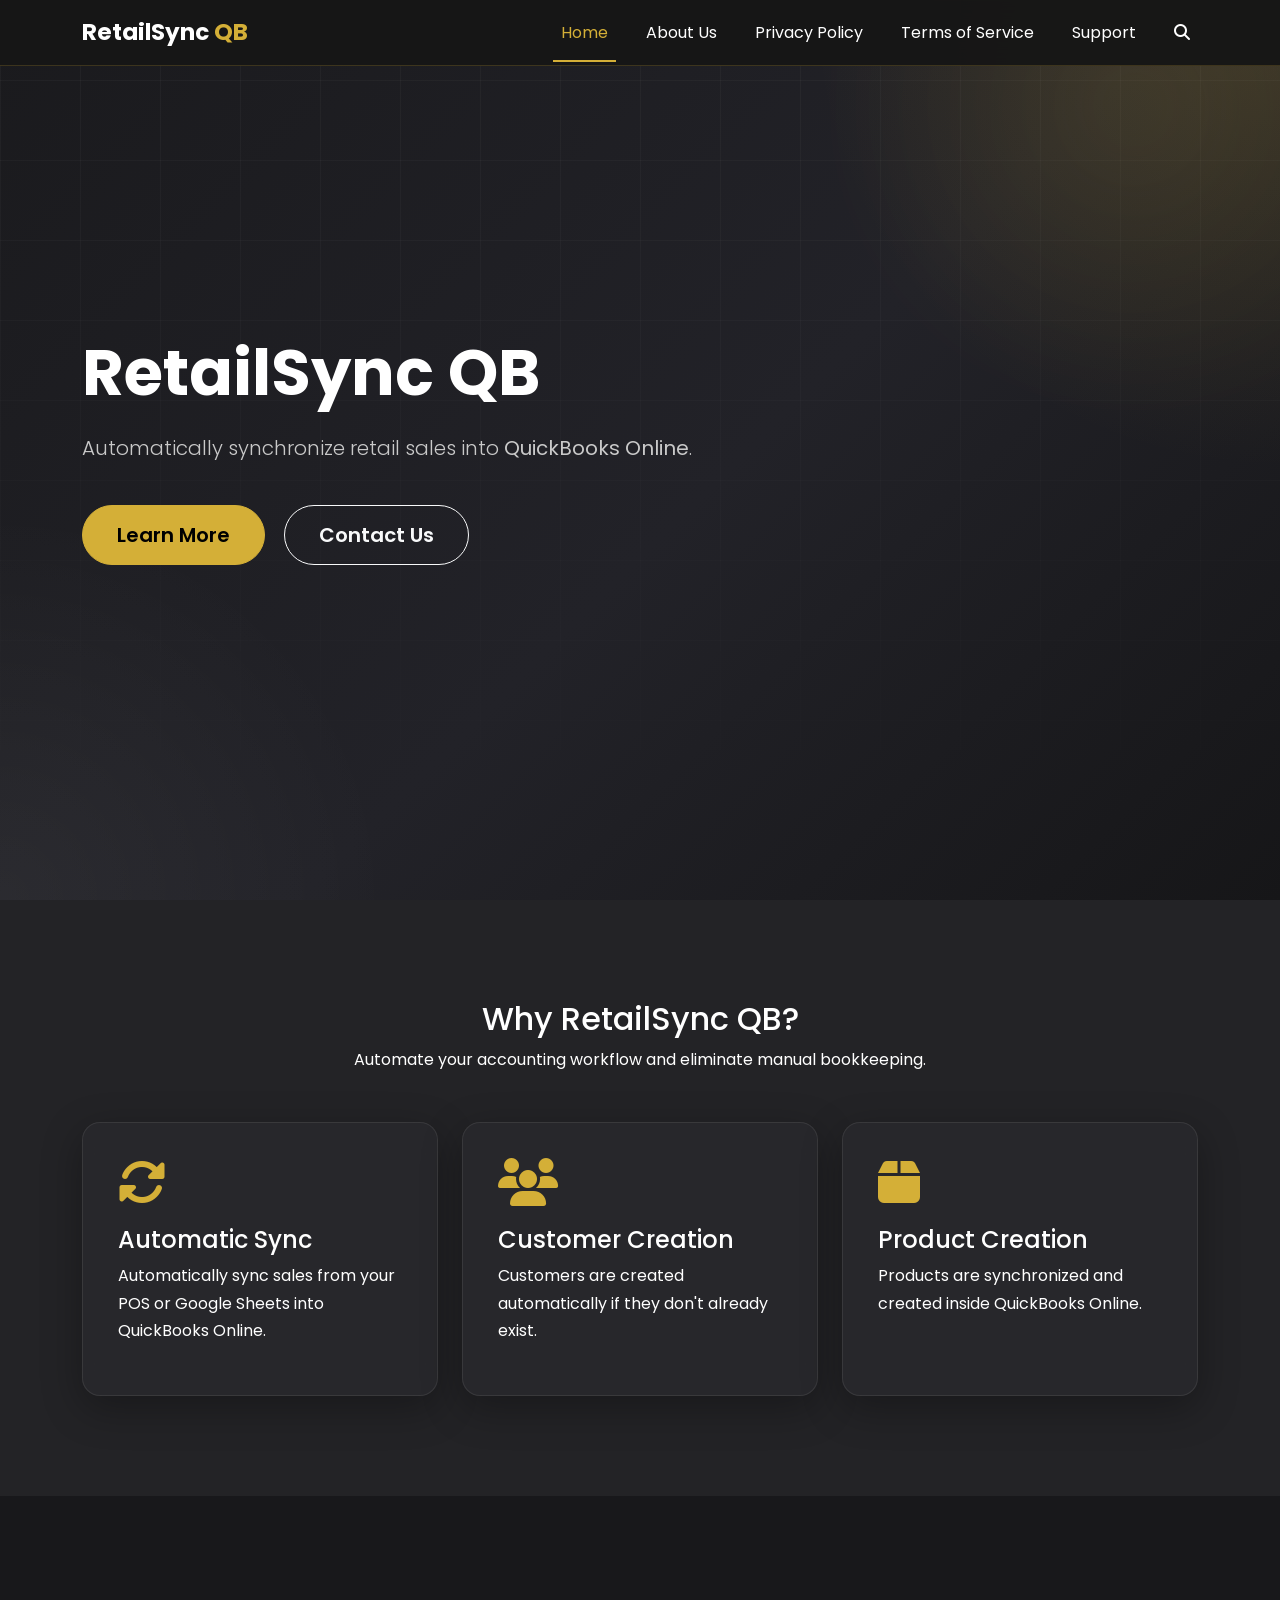
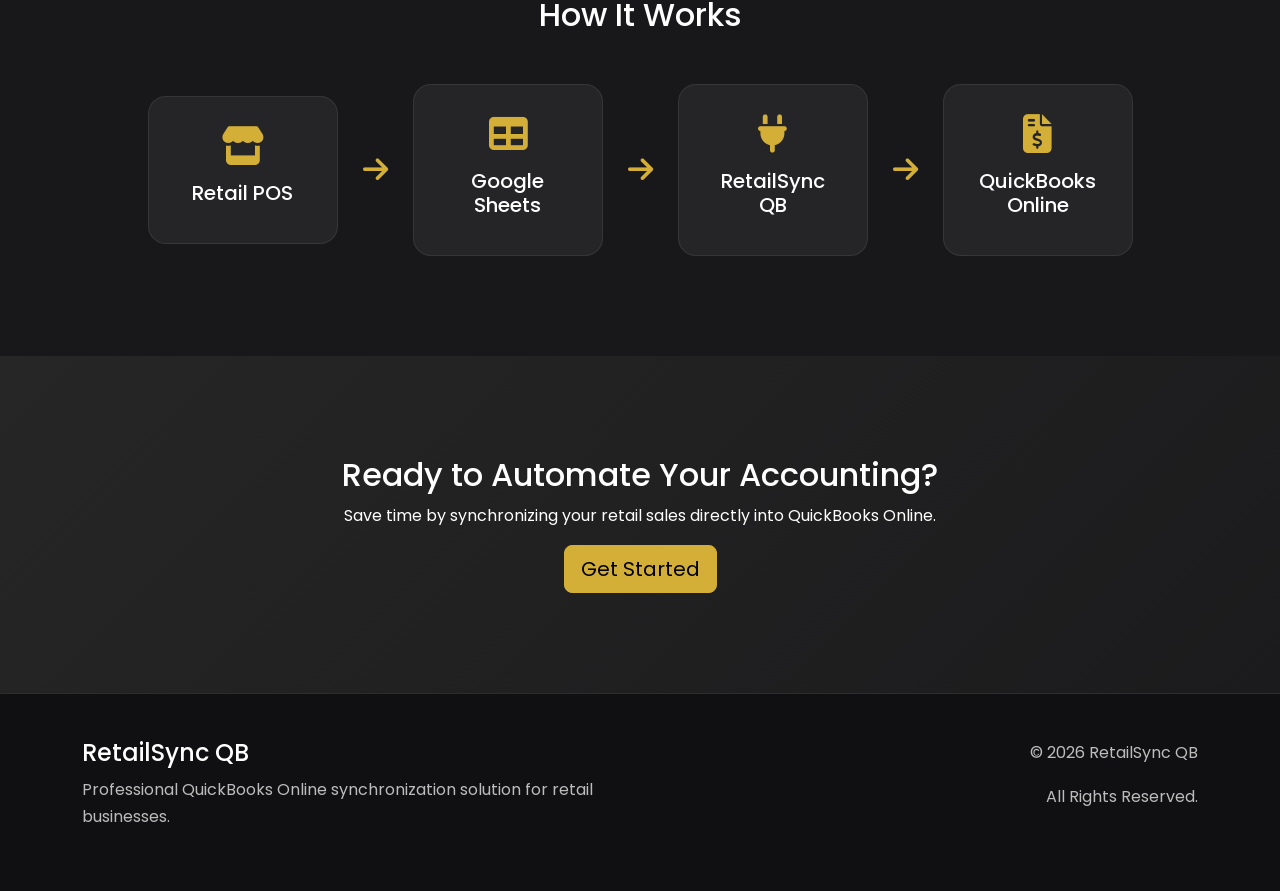
<file: index.html>
<!DOCTYPE html>
<html lang="en">

<head>
    <meta charset="UTF-8">
    <meta name="viewport" content="width=device-width, initial-scale=1.0">

    <title>RetailSync QB | QuickBooks Online Integration</title>

    <meta name="description"
        content="RetailSync QB automatically synchronizes retail sales into QuickBooks Online.">

    <!-- Bootstrap -->
    <link href="https://cdn.jsdelivr.net/npm/bootstrap@5.3.7/dist/css/bootstrap.min.css" rel="stylesheet">

    <!-- Font Awesome -->
    <link rel="stylesheet"
        href="https://cdnjs.cloudflare.com/ajax/libs/font-awesome/6.7.2/css/all.min.css">

    <!-- Google Font -->
    <link rel="preconnect" href="https://fonts.googleapis.com">
    <link href="https://fonts.googleapis.com/css2?family=Poppins:wght@300;400;500;600;700&display=swap"
        rel="stylesheet">

    <!-- Custom CSS -->
    <link rel="stylesheet" href="assets/css/style.css">

</head>

<body>

    <!-- ==========================
            NAVIGATION
    =========================== -->

    <nav class="navbar navbar-expand-lg navbar-dark fixed-top custom-navbar">

        <div class="container">

            <a class="navbar-brand fw-bold" href="index.html">

                <span class="logo-text">
                    RetailSync
                    <span class="gold">QB</span>
                </span>

            </a>

            <button class="navbar-toggler" data-bs-toggle="collapse"
                data-bs-target="#navbar">

                <span class="navbar-toggler-icon"></span>

            </button>

            <div class="collapse navbar-collapse" id="navbar">

                <ul class="navbar-nav ms-auto">

                    <li class="nav-item">

                        <a class="nav-link active" href="index.html">

                            Home

                        </a>

                    </li>

                    <li class="nav-item">

                        <a class="nav-link" href="about.html">

                            About Us

                        </a>

                    </li>

                    <li class="nav-item">

                        <a class="nav-link" href="privacy.html">

                            Privacy Policy

                        </a>

                    </li>

                    <li class="nav-item">

                        <a class="nav-link" href="terms.html">

                            Terms of Service

                        </a>

                    </li>

                    <li class="nav-item">

                        <a class="nav-link" href="support.html">

                            Support

                        </a>

                    </li>

                    <li class="nav-item">

                        <a class="nav-link" href="#">

                            <i class="fas fa-search"></i>

                        </a>

                    </li>

                </ul>

            </div>

        </div>

    </nav>

    <!-- ==========================
            HERO
    =========================== -->

    <section class="hero">

        <div class="overlay"></div>

        <div class="container">

            <div class="row align-items-center">

                <div class="col-lg-7">

                    <h1>

                        RetailSync QB

                    </h1>

                    <p class="lead">

                        Automatically synchronize retail sales into
                        <strong>QuickBooks Online</strong>.

                    </p>

                    <div class="hero-buttons">

                        <a href="about.html"
                            class="btn btn-warning btn-lg">

                            Learn More

                        </a>

                        <a href="support.html"
                            class="btn btn-outline-light btn-lg">

                            Contact Us

                        </a>

                    </div>

                </div>

            </div>

        </div>

    </section>

    <!-- ==========================
        FEATURES
    =========================== -->

    <section class="features">

        <div class="container">

            <div class="text-center mb-5">

                <h2>

                    Why RetailSync QB?

                </h2>

                <p>

                    Automate your accounting workflow and eliminate manual
                    bookkeeping.

                </p>

            </div>

            <div class="row g-4">

                <div class="col-lg-4">

                    <div class="feature-card">

                        <i class="fas fa-sync-alt"></i>

                        <h4>

                            Automatic Sync

                        </h4>

                        <p>

                            Automatically sync sales from your POS or
                            Google Sheets into QuickBooks Online.

                        </p>

                    </div>

                </div>

                <div class="col-lg-4">

                    <div class="feature-card">

                        <i class="fas fa-users"></i>

                        <h4>

                            Customer Creation

                        </h4>

                        <p>

                            Customers are created automatically if they
                            don't already exist.

                        </p>

                    </div>

                </div>

                <div class="col-lg-4">

                    <div class="feature-card">

                        <i class="fas fa-box"></i>

                        <h4>

                            Product Creation

                        </h4>

                        <p>

                            Products are synchronized and created inside
                            QuickBooks Online.

                        </p>

                    </div>

                </div>

            </div>

        </div>

    </section>

    <!-- ==========================
        HOW IT WORKS
    =========================== -->

    <section class="workflow">

        <div class="container">

            <div class="text-center">

                <h2>

                    How It Works

                </h2>

            </div>

            <div class="workflow-box">

                <div class="step">

                    <i class="fas fa-store"></i>

                    <h5>

                        Retail POS

                    </h5>

                </div>

                <div class="arrow">

                    <i class="fas fa-arrow-right"></i>

                </div>

                <div class="step">

                    <i class="fas fa-table"></i>

                    <h5>

                        Google Sheets

                    </h5>

                </div>

                <div class="arrow">

                    <i class="fas fa-arrow-right"></i>

                </div>

                <div class="step">

                    <i class="fas fa-plug"></i>

                    <h5>

                        RetailSync QB

                    </h5>

                </div>

                <div class="arrow">

                    <i class="fas fa-arrow-right"></i>

                </div>

                <div class="step">

                    <i class="fas fa-file-invoice-dollar"></i>

                    <h5>

                        QuickBooks Online

                    </h5>

                </div>

            </div>

        </div>

    </section>

    <!-- ==========================
        CALL TO ACTION
    =========================== -->

    <section class="cta">

        <div class="container text-center">

            <h2>

                Ready to Automate Your Accounting?

            </h2>

            <p>

                Save time by synchronizing your retail sales directly into
                QuickBooks Online.

            </p>

            <a href="support.html"
                class="btn btn-warning btn-lg">

                Get Started

            </a>

        </div>

    </section>

    <!-- ==========================
            FOOTER
    =========================== -->

    <footer>

        <div class="container">

            <div class="row">

                <div class="col-md-6">

                    <h4>

                        RetailSync QB

                    </h4>

                    <p>

                        Professional QuickBooks Online synchronization
                        solution for retail businesses.

                    </p>

                </div>

                <div class="col-md-6 text-md-end">

                    <p>

                        © 2026 RetailSync QB

                    </p>

                    <p>

                        All Rights Reserved.

                    </p>

                </div>

            </div>

        </div>

    </footer>

    <!-- Bootstrap -->
    <script src="https://cdn.jsdelivr.net/npm/bootstrap@5.3.7/dist/js/bootstrap.bundle.min.js"></script>

    <!-- Custom JS -->
    <script src="assets/js/script.js"></script>

</body>

</html>
</file>
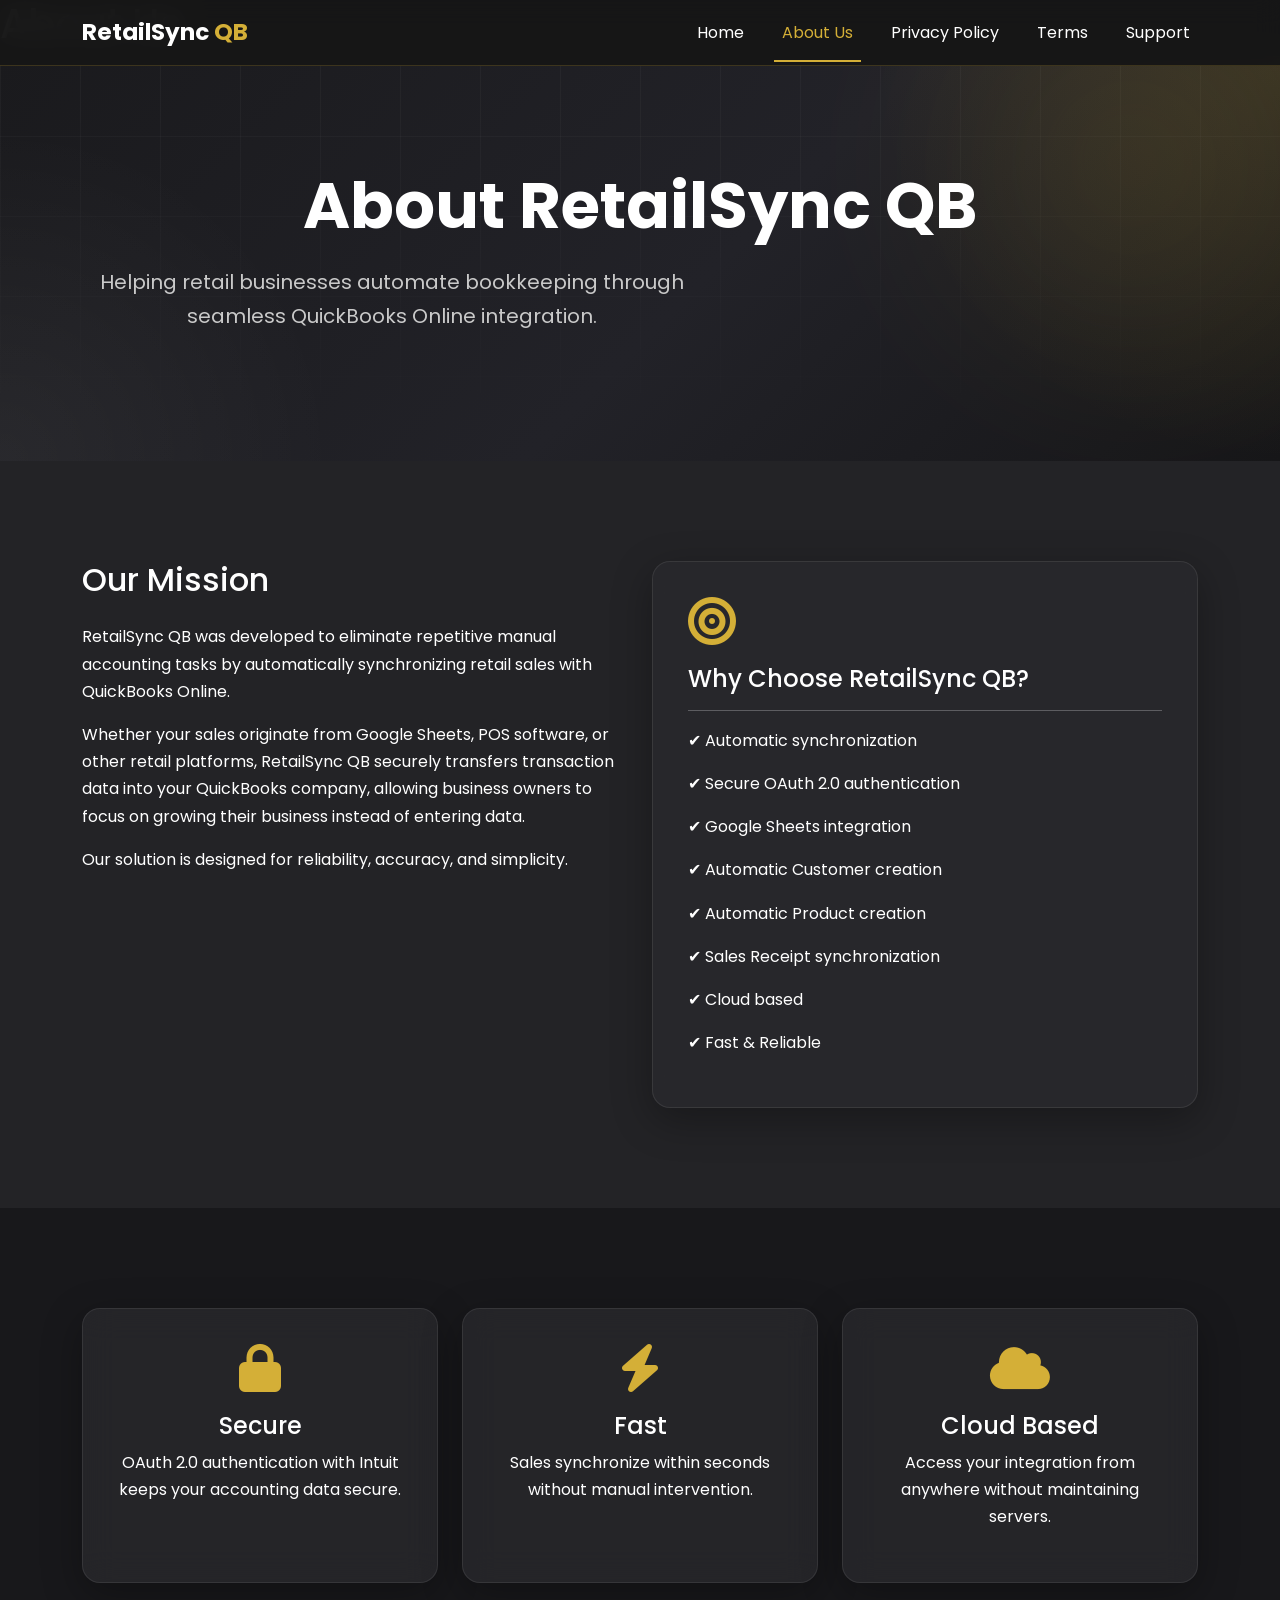
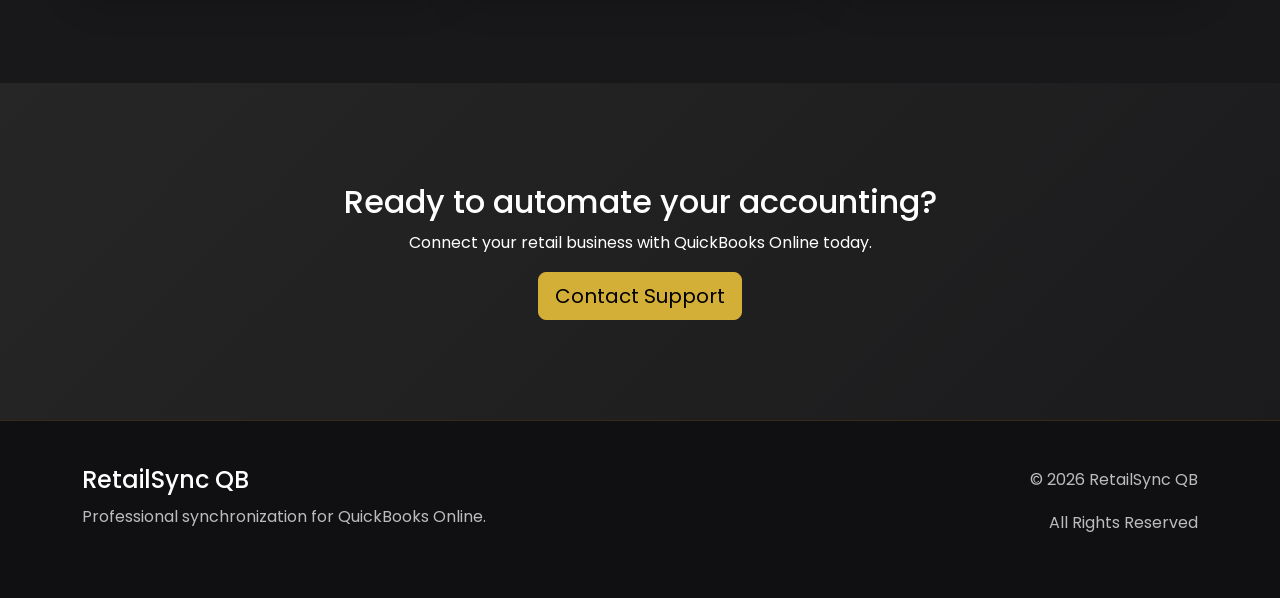
<file: about.html>
<!DOCTYPE html>
<html lang="en">

<head>

    <meta charset="UTF-8">
    <meta name="viewport" content="width=device-width, initial-scale=1.0">

    <h1>About Us</h1>

    <meta name="description"
        content="Learn more about RetailSync QB and our QuickBooks Online synchronization solution.">

    <!-- Bootstrap -->
    <link href="https://cdn.jsdelivr.net/npm/bootstrap@5.3.7/dist/css/bootstrap.min.css" rel="stylesheet">

    <!-- Font Awesome -->
    <link rel="stylesheet"
        href="https://cdnjs.cloudflare.com/ajax/libs/font-awesome/6.7.2/css/all.min.css">

    <!-- Google Fonts -->
    <link rel="preconnect" href="https://fonts.googleapis.com">

    <link href="https://fonts.googleapis.com/css2?family=Poppins:wght@300;400;500;600;700&display=swap"
        rel="stylesheet">

    <link rel="stylesheet" href="assets/css/style.css">

</head>

<body>

<nav class="navbar navbar-expand-lg navbar-dark fixed-top custom-navbar">

<div class="container">

<a class="navbar-brand fw-bold" href="index.html">

<span class="logo-text">

RetailSync <span class="gold">QB</span>

</span>

</a>

<button class="navbar-toggler"
data-bs-toggle="collapse"
data-bs-target="#navbar">

<span class="navbar-toggler-icon"></span>

</button>

<div class="collapse navbar-collapse" id="navbar">

<ul class="navbar-nav ms-auto">

<li class="nav-item">
<a class="nav-link" href="index.html">Home</a>
</li>

<li class="nav-item">
<a class="nav-link active" href="about.html">About Us</a>
</li>

<li class="nav-item">
<a class="nav-link" href="privacy.html">Privacy Policy</a>
</li>

<li class="nav-item">
<a class="nav-link" href="terms.html">Terms</a>
</li>

<li class="nav-item">
<a class="nav-link" href="support.html">Support</a>
</li>

</ul>

</div>

</div>

</nav>


<section class="hero" style="min-height:45vh;">

<div class="container text-center">

<h1>About RetailSync QB</h1>

<p>

Helping retail businesses automate bookkeeping through seamless
QuickBooks Online integration.

</p>

</div>

</section>


<section class="features">

<div class="container">

<div class="row">

<div class="col-lg-6">

<h2 class="mb-4">

Our Mission

</h2>

<p>

RetailSync QB was developed to eliminate repetitive manual accounting
tasks by automatically synchronizing retail sales with
QuickBooks Online.

</p>

<p>

Whether your sales originate from Google Sheets, POS software,
or other retail platforms, RetailSync QB securely transfers
transaction data into your QuickBooks company, allowing
business owners to focus on growing their business instead
of entering data.

</p>

<p>

Our solution is designed for reliability, accuracy,
and simplicity.

</p>

</div>

<div class="col-lg-6">

<div class="feature-card">

<i class="fas fa-bullseye"></i>

<h4>

Why Choose RetailSync QB?

</h4>

<hr>

<p>

✔ Automatic synchronization</p>

<p>

✔ Secure OAuth 2.0 authentication</p>

<p>

✔ Google Sheets integration</p>

<p>

✔ Automatic Customer creation</p>

<p>

✔ Automatic Product creation</p>

<p>

✔ Sales Receipt synchronization</p>

<p>

✔ Cloud based</p>

<p>

✔ Fast & Reliable</p>

</div>

</div>

</div>

</div>

</section>


<section class="workflow">

<div class="container">

<div class="row text-center">

<div class="col-md-4">

<div class="feature-card">

<i class="fas fa-lock"></i>

<h4>

Secure

</h4>

<p>

OAuth 2.0 authentication with Intuit keeps your accounting data secure.

</p>

</div>

</div>

<div class="col-md-4">

<div class="feature-card">

<i class="fas fa-bolt"></i>

<h4>

Fast

</h4>

<p>

Sales synchronize within seconds without manual intervention.

</p>

</div>

</div>

<div class="col-md-4">

<div class="feature-card">

<i class="fas fa-cloud"></i>

<h4>

Cloud Based

</h4>

<p>

Access your integration from anywhere without maintaining servers.

</p>

</div>

</div>

</div>

</div>

</section>


<section class="cta">

<div class="container">

<h2>

Ready to automate your accounting?

</h2>

<p>

Connect your retail business with QuickBooks Online today.

</p>

<a href="support.html"
class="btn btn-warning btn-lg">

Contact Support

</a>

</div>

</section>


<footer>

<div class="container">

<div class="row">

<div class="col-md-6">

<h4>

RetailSync QB

</h4>

<p>

Professional synchronization for QuickBooks Online.

</p>

</div>

<div class="col-md-6 text-md-end">

<p>

© 2026 RetailSync QB

</p>

<p>

All Rights Reserved

</p>

</div>

</div>

</div>

</footer>

<script src="https://cdn.jsdelivr.net/npm/bootstrap@5.3.7/dist/js/bootstrap.bundle.min.js"></script>

<script src="assets/js/script.js"></script>

</body>

</html>
</file>
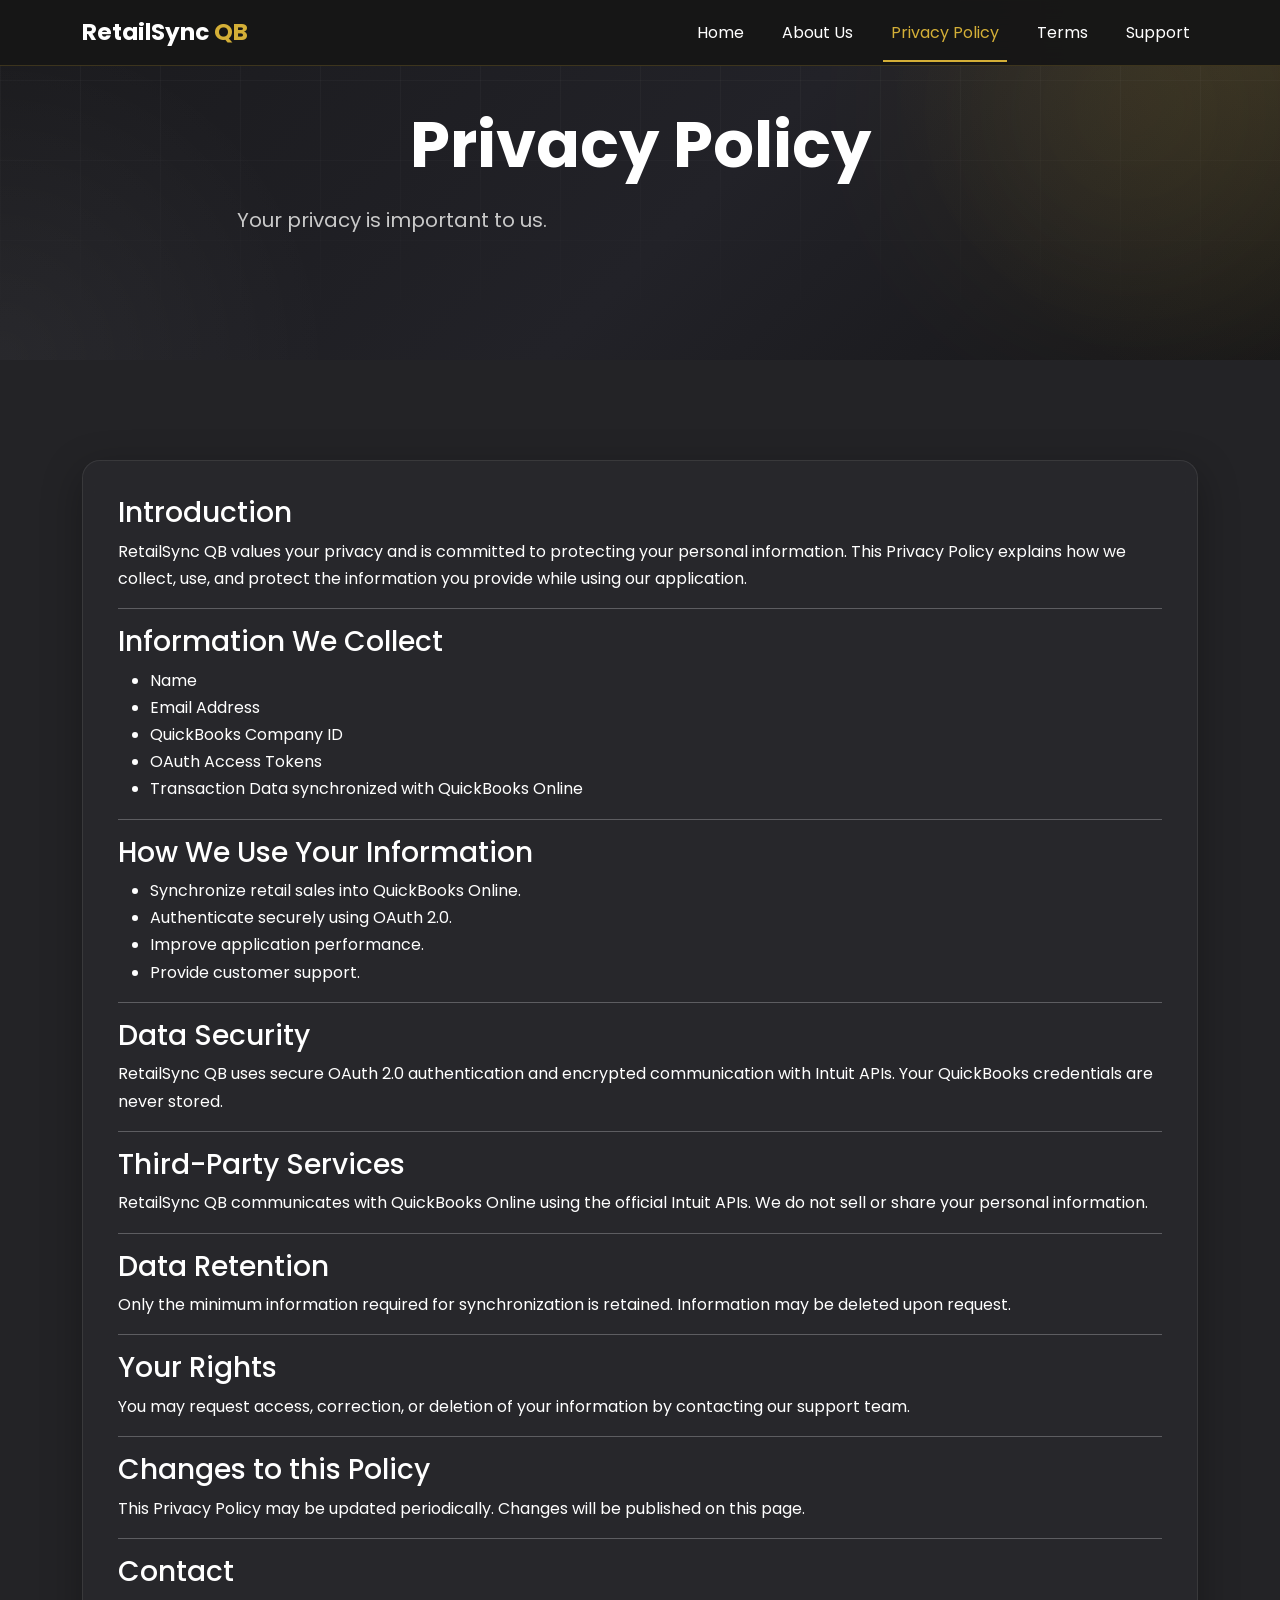
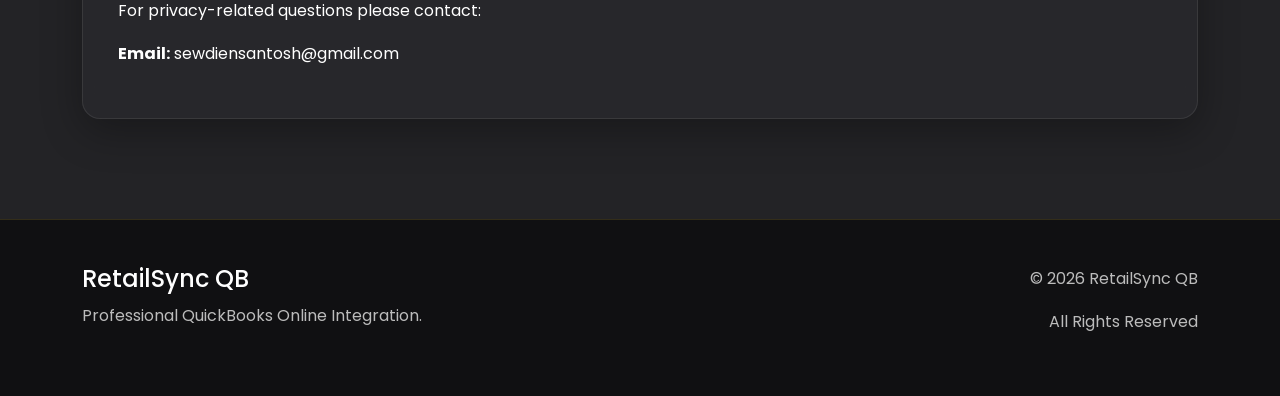
<file: privacy.html>
<!DOCTYPE html>
<html lang="en">

<head>

<meta charset="UTF-8">
<meta name="viewport" content="width=device-width, initial-scale=1.0">

<title>Privacy Policy | RetailSync QB</title>

<meta name="description"
content="RetailSync QB Privacy Policy">

<link href="https://cdn.jsdelivr.net/npm/bootstrap@5.3.7/dist/css/bootstrap.min.css" rel="stylesheet">

<link rel="stylesheet"
href="https://cdnjs.cloudflare.com/ajax/libs/font-awesome/6.7.2/css/all.min.css">

<link href="https://fonts.googleapis.com/css2?family=Poppins:wght@300;400;500;600;700&display=swap"
rel="stylesheet">

<link rel="stylesheet" href="assets/css/style.css">

</head>

<body>

<nav class="navbar navbar-expand-lg navbar-dark fixed-top custom-navbar">

<div class="container">

<a class="navbar-brand fw-bold" href="index.html">

<span class="logo-text">
RetailSync <span class="gold">QB</span>
</span>

</a>

<button class="navbar-toggler"
data-bs-toggle="collapse"
data-bs-target="#navbar">

<span class="navbar-toggler-icon"></span>

</button>

<div class="collapse navbar-collapse" id="navbar">

<ul class="navbar-nav ms-auto">

<li class="nav-item">
<a class="nav-link" href="index.html">Home</a>
</li>

<li class="nav-item">
<a class="nav-link" href="about.html">About Us</a>
</li>

<li class="nav-item">
<a class="nav-link active" href="privacy.html">Privacy Policy</a>
</li>

<li class="nav-item">
<a class="nav-link" href="terms.html">Terms</a>
</li>

<li class="nav-item">
<a class="nav-link" href="support.html">Support</a>
</li>

</ul>

</div>

</div>

</nav>


<section class="hero" style="min-height:40vh;">

<div class="container text-center">

<h1>Privacy Policy</h1>

<p>

Your privacy is important to us.

</p>

</div>

</section>


<section class="features">

<div class="container">

<div class="feature-card text-start">

<h3>Introduction</h3>

<p>

RetailSync QB values your privacy and is committed to protecting your
personal information. This Privacy Policy explains how we collect,
use, and protect the information you provide while using our
application.

</p>

<hr>

<h3>Information We Collect</h3>

<ul>

<li>Name</li>

<li>Email Address</li>

<li>QuickBooks Company ID</li>

<li>OAuth Access Tokens</li>

<li>Transaction Data synchronized with QuickBooks Online</li>

</ul>

<hr>

<h3>How We Use Your Information</h3>

<ul>

<li>Synchronize retail sales into QuickBooks Online.</li>

<li>Authenticate securely using OAuth 2.0.</li>

<li>Improve application performance.</li>

<li>Provide customer support.</li>

</ul>

<hr>

<h3>Data Security</h3>

<p>

RetailSync QB uses secure OAuth 2.0 authentication and encrypted
communication with Intuit APIs. Your QuickBooks credentials are
never stored.

</p>

<hr>

<h3>Third-Party Services</h3>

<p>

RetailSync QB communicates with QuickBooks Online using the official
Intuit APIs. We do not sell or share your personal information.

</p>

<hr>

<h3>Data Retention</h3>

<p>

Only the minimum information required for synchronization is retained.
Information may be deleted upon request.

</p>

<hr>

<h3>Your Rights</h3>

<p>

You may request access, correction, or deletion of your information
by contacting our support team.

</p>

<hr>

<h3>Changes to this Policy</h3>

<p>

This Privacy Policy may be updated periodically.
Changes will be published on this page.

</p>

<hr>

<h3>Contact</h3>

<p>

For privacy-related questions please contact:

</p>

<p>

<strong>Email:</strong> sewdiensantosh@gmail.com

</p>

</div>

</div>

</section>


<footer>

<div class="container">

<div class="row">

<div class="col-md-6">

<h4>RetailSync QB</h4>

<p>

Professional QuickBooks Online Integration.

</p>

</div>

<div class="col-md-6 text-md-end">

<p>

© 2026 RetailSync QB

</p>

<p>

All Rights Reserved

</p>

</div>

</div>

</div>

</footer>

<script src="https://cdn.jsdelivr.net/npm/bootstrap@5.3.7/dist/js/bootstrap.bundle.min.js"></script>

<script src="assets/js/script.js"></script>

</body>

</html>
</file>
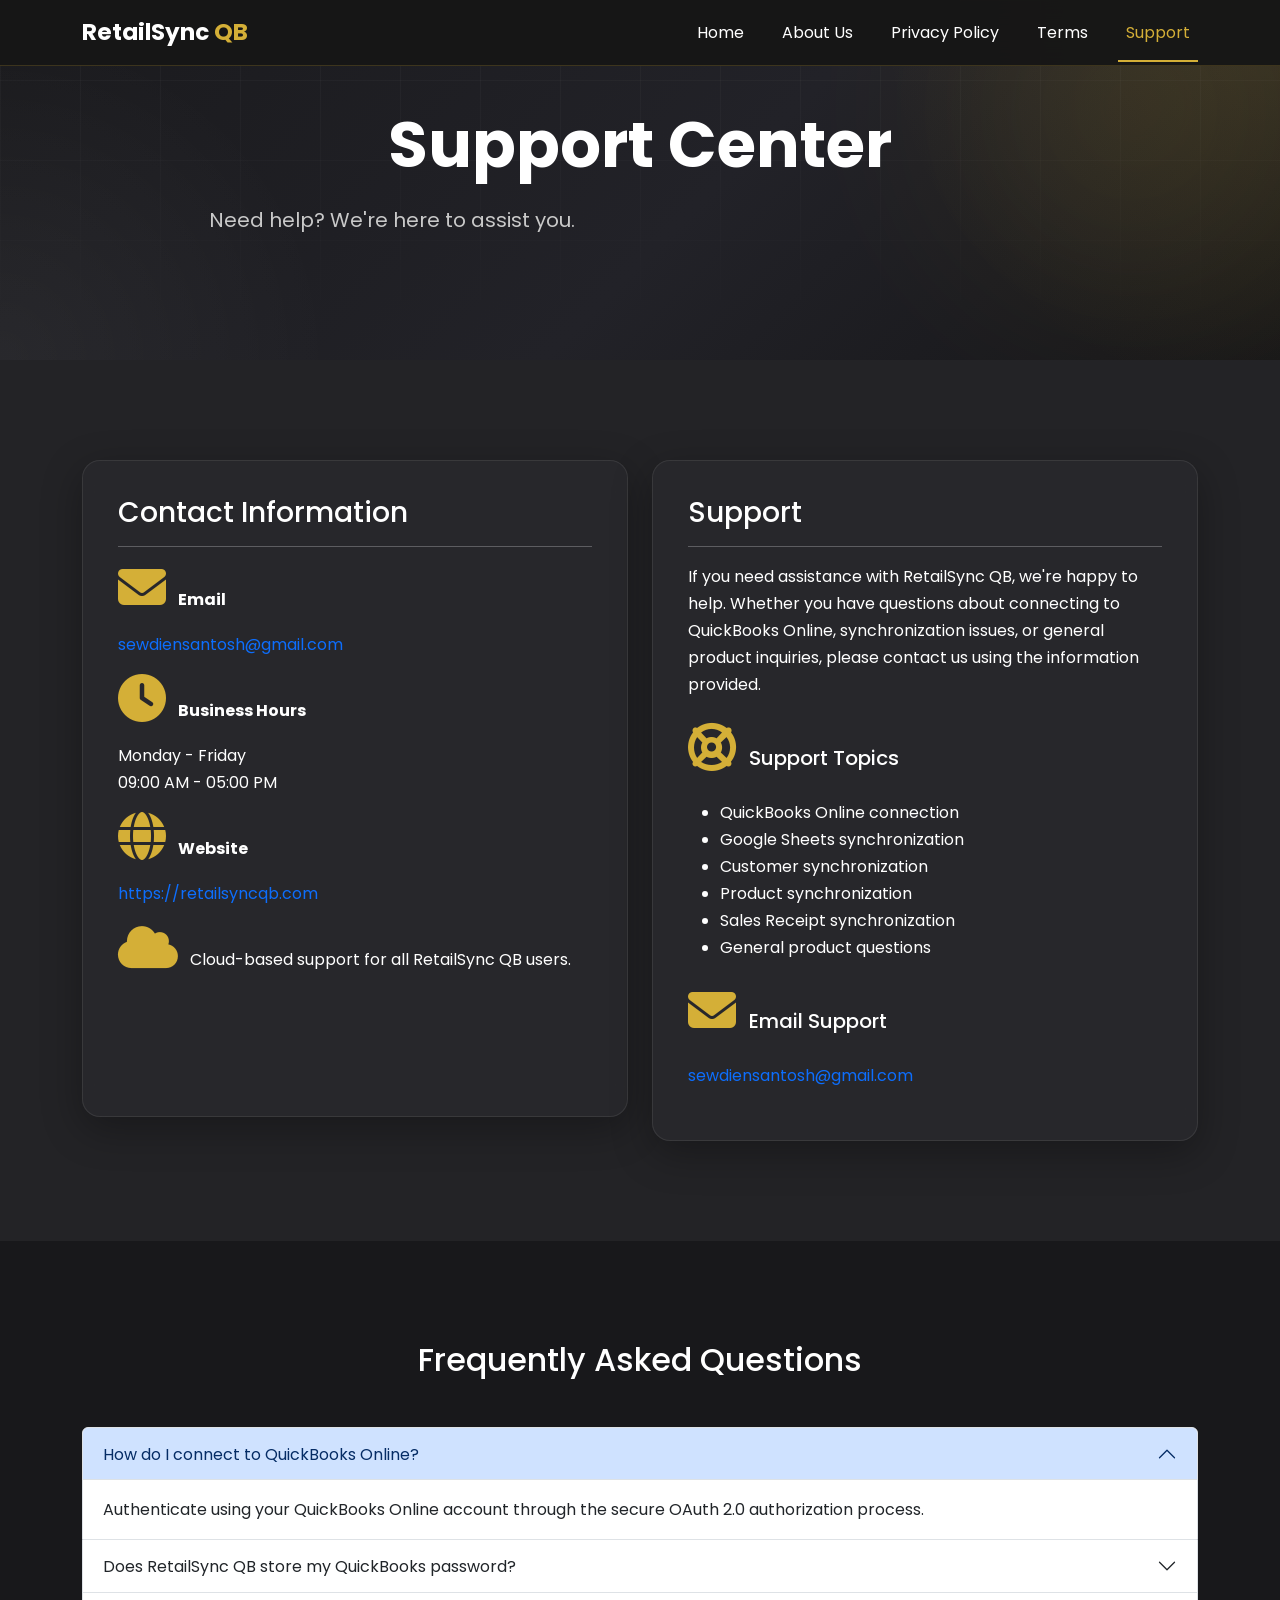
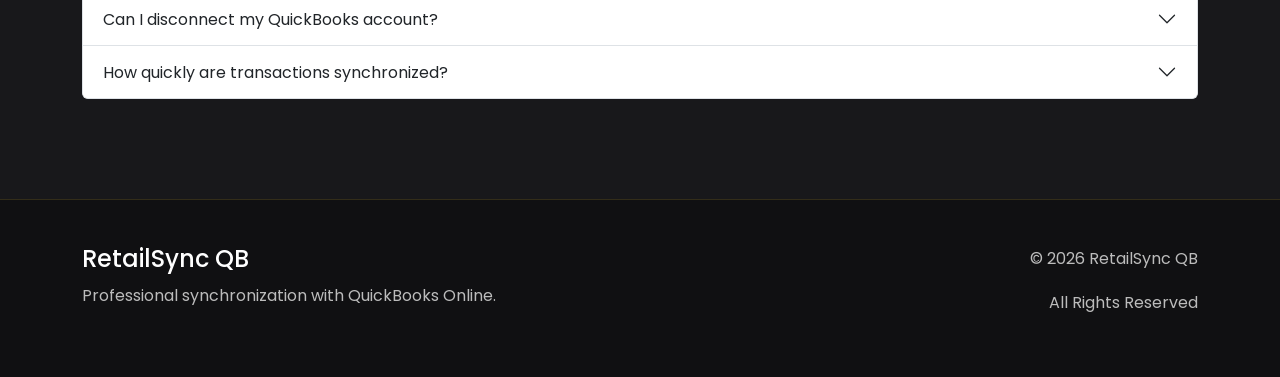
<file: support.html>
<!DOCTYPE html>
<html lang="en">

<head>

<meta charset="UTF-8">
<meta name="viewport" content="width=device-width, initial-scale=1.0">

<title>Support | RetailSync QB</title>

<meta name="description" content="RetailSync QB Support Center">

<link href="https://cdn.jsdelivr.net/npm/bootstrap@5.3.7/dist/css/bootstrap.min.css" rel="stylesheet">

<link rel="stylesheet"
href="https://cdnjs.cloudflare.com/ajax/libs/font-awesome/6.7.2/css/all.min.css">

<link href="https://fonts.googleapis.com/css2?family=Poppins:wght@300;400;500;600;700&display=swap"
rel="stylesheet">

<link rel="stylesheet" href="assets/css/style.css">

</head>

<body>

<!-- Navigation -->

<nav class="navbar navbar-expand-lg navbar-dark fixed-top custom-navbar">

<div class="container">

<a class="navbar-brand fw-bold" href="index.html">
<span class="logo-text">
RetailSync <span class="gold">QB</span>
</span>
</a>

<button class="navbar-toggler"
type="button"
data-bs-toggle="collapse"
data-bs-target="#navbar">

<span class="navbar-toggler-icon"></span>

</button>

<div class="collapse navbar-collapse" id="navbar">

<ul class="navbar-nav ms-auto">

<li class="nav-item">
<a class="nav-link" href="index.html">Home</a>
</li>

<li class="nav-item">
<a class="nav-link" href="about.html">About Us</a>
</li>

<li class="nav-item">
<a class="nav-link" href="privacy.html">Privacy Policy</a>
</li>

<li class="nav-item">
<a class="nav-link" href="terms.html">Terms</a>
</li>

<li class="nav-item">
<a class="nav-link active" href="support.html">Support</a>
</li>

</ul>

</div>

</div>

</nav>

<!-- Hero -->

<section class="hero" style="min-height:40vh;">

<div class="container text-center">

<h1>Support Center</h1>

<p>
Need help? We're here to assist you.
</p>

</div>

</section>

<!-- Support -->

<section class="features">

<div class="container">

<div class="row">

<!-- Contact Information -->

<div class="col-lg-6 mb-4">

<div class="feature-card text-start">

<h3>Contact Information</h3>

<hr>

<p>
<i class="fas fa-envelope gold me-2"></i>
<strong>Email</strong><br>
<a href="mailto:sewdiensantosh@gmail.com">
sewdiensantosh@gmail.com
</a>
</p>

<p>
<i class="fas fa-clock gold me-2"></i>
<strong>Business Hours</strong><br>
Monday - Friday<br>
09:00 AM - 05:00 PM
</p>

<p>
<i class="fas fa-globe gold me-2"></i>
<strong>Website</strong><br>
<a href="https://retailsyncqb.com" target="_blank">
https://retailsyncqb.com
</a>
</p>

<p>
<i class="fas fa-cloud gold me-2"></i>
Cloud-based support for all RetailSync QB users.
</p>

</div>

</div>

<!-- Support Information -->

<div class="col-lg-6">

<div class="feature-card text-start">

<h3>Support</h3>

<hr>

<p>
If you need assistance with RetailSync QB, we're happy to help.
Whether you have questions about connecting to QuickBooks Online,
synchronization issues, or general product inquiries, please contact us using the information provided.
</p>

<div class="mt-4">

<h5>
<i class="fas fa-life-ring gold me-2"></i>
Support Topics
</h5>

<ul>

<li>QuickBooks Online connection</li>

<li>Google Sheets synchronization</li>

<li>Customer synchronization</li>

<li>Product synchronization</li>

<li>Sales Receipt synchronization</li>

<li>General product questions</li>

</ul>

</div>

<div class="mt-4">

<h5>
<i class="fas fa-envelope gold me-2"></i>
Email Support
</h5>

<p>

<a href="mailto:sewdiensantosh@gmail.com">

sewdiensantosh@gmail.com

</a>

</p>

</div>

</div>

</div>

</div>

</div>

</section>

<!-- FAQ -->

<section class="workflow">

<div class="container">

<h2 class="text-center mb-5">

Frequently Asked Questions

</h2>

<div class="accordion" id="faq">

<div class="accordion-item">

<h2 class="accordion-header">

<button class="accordion-button"
type="button"
data-bs-toggle="collapse"
data-bs-target="#q1">

How do I connect to QuickBooks Online?

</button>

</h2>

<div id="q1"
class="accordion-collapse collapse show"
data-bs-parent="#faq">

<div class="accordion-body">

Authenticate using your QuickBooks Online account through the secure OAuth 2.0 authorization process.

</div>

</div>

</div>

<div class="accordion-item">

<h2 class="accordion-header">

<button class="accordion-button collapsed"
type="button"
data-bs-toggle="collapse"
data-bs-target="#q2">

Does RetailSync QB store my QuickBooks password?

</button>

</h2>

<div id="q2"
class="accordion-collapse collapse"
data-bs-parent="#faq">

<div class="accordion-body">

No. RetailSync QB never stores your QuickBooks username or password. Authentication is handled securely using OAuth 2.0.

</div>

</div>

</div>

<div class="accordion-item">

<h2 class="accordion-header">

<button class="accordion-button collapsed"
type="button"
data-bs-toggle="collapse"
data-bs-target="#q3">

Can I disconnect my QuickBooks account?

</button>

</h2>

<div id="q3"
class="accordion-collapse collapse"
data-bs-parent="#faq">

<div class="accordion-body">

Yes. You can revoke access at any time through your Intuit account settings.

</div>

</div>

</div>

<div class="accordion-item">

<h2 class="accordion-header">

<button class="accordion-button collapsed"
type="button"
data-bs-toggle="collapse"
data-bs-target="#q4">

How quickly are transactions synchronized?

</button>

</h2>

<div id="q4"
class="accordion-collapse collapse"
data-bs-parent="#faq">

<div class="accordion-body">

Synchronization usually occurs within seconds after data is submitted to RetailSync QB.

</div>

</div>

</div>

</div>

</div>

</section>

<footer>

<div class="container">

<div class="row">

<div class="col-md-6">

<h4>RetailSync QB</h4>

<p>
Professional synchronization with QuickBooks Online.
</p>

</div>

<div class="col-md-6 text-md-end">

<p>© 2026 RetailSync QB</p>

<p>All Rights Reserved</p>

</div>

</div>

</div>

</footer>

<script src="https://cdn.jsdelivr.net/npm/bootstrap@5.3.7/dist/js/bootstrap.bundle.min.js"></script>

<script src="assets/js/script.js"></script>

</body>

</html>
</file>
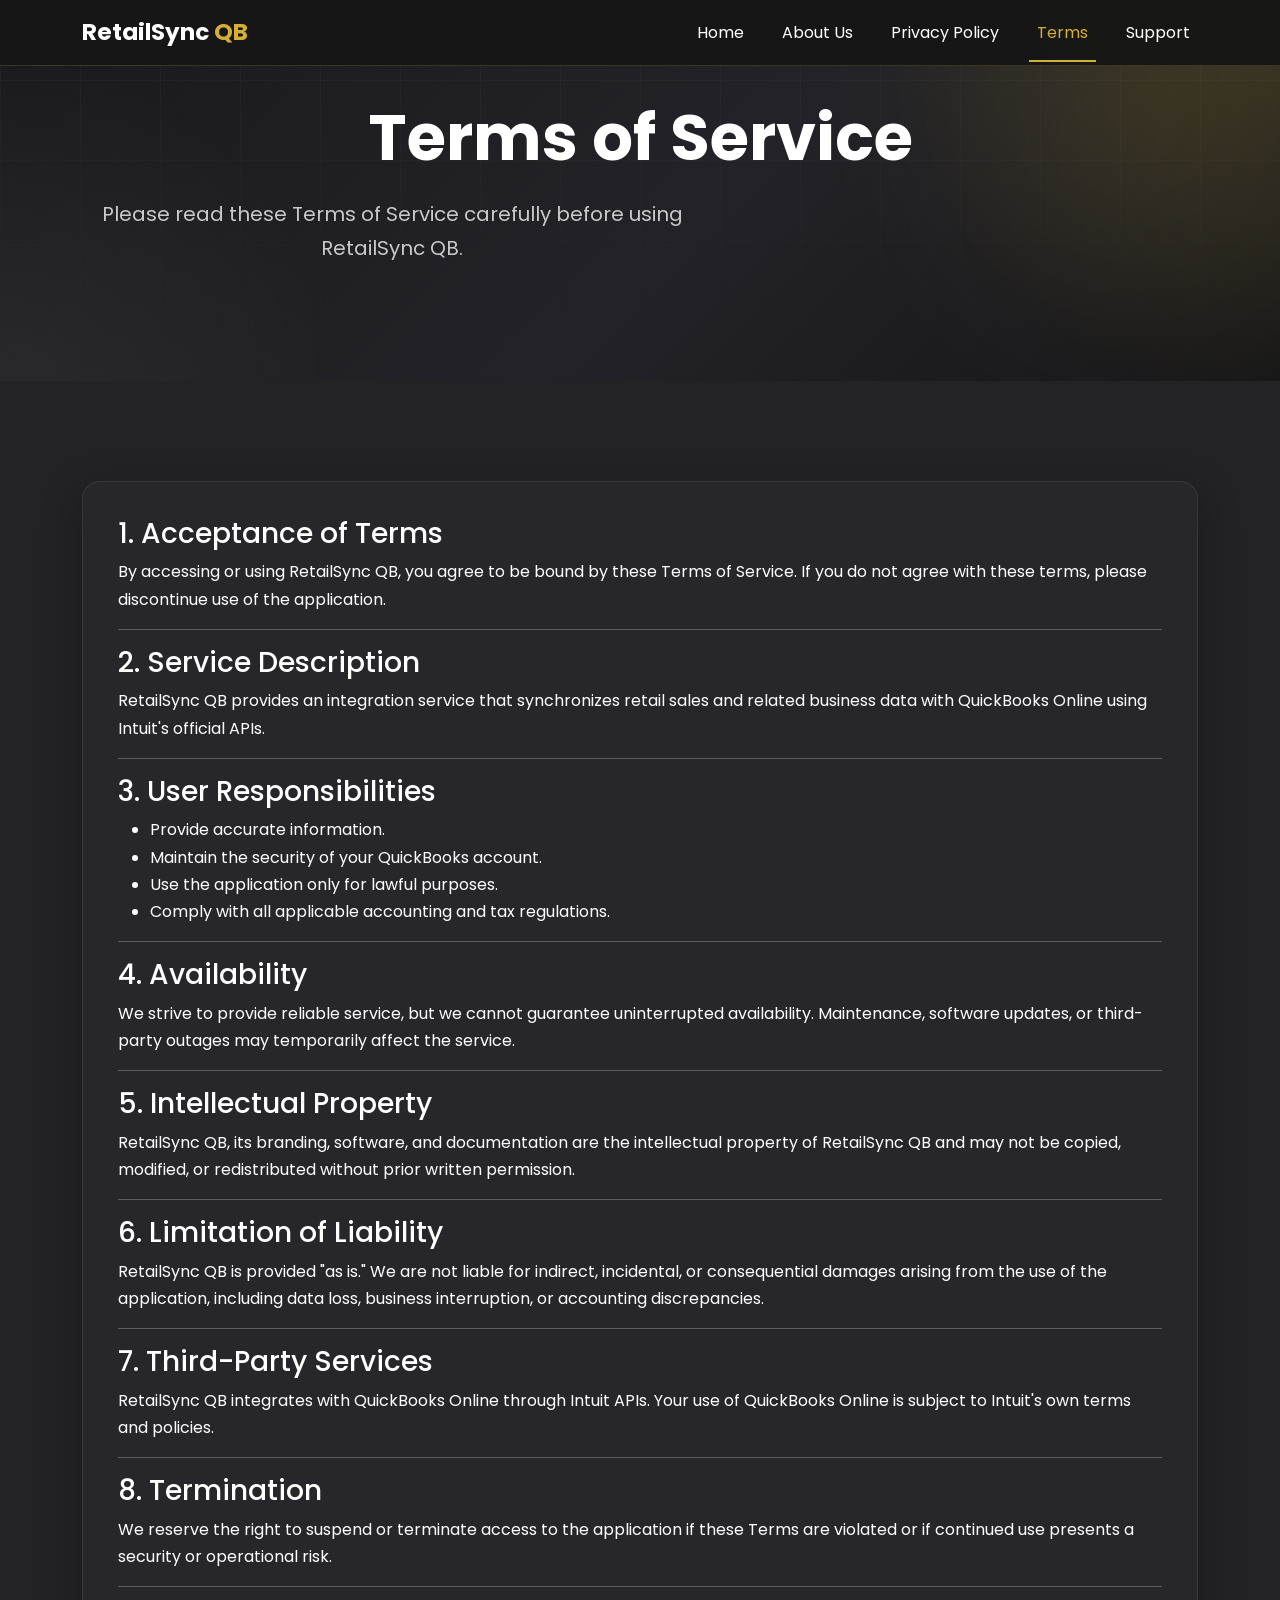
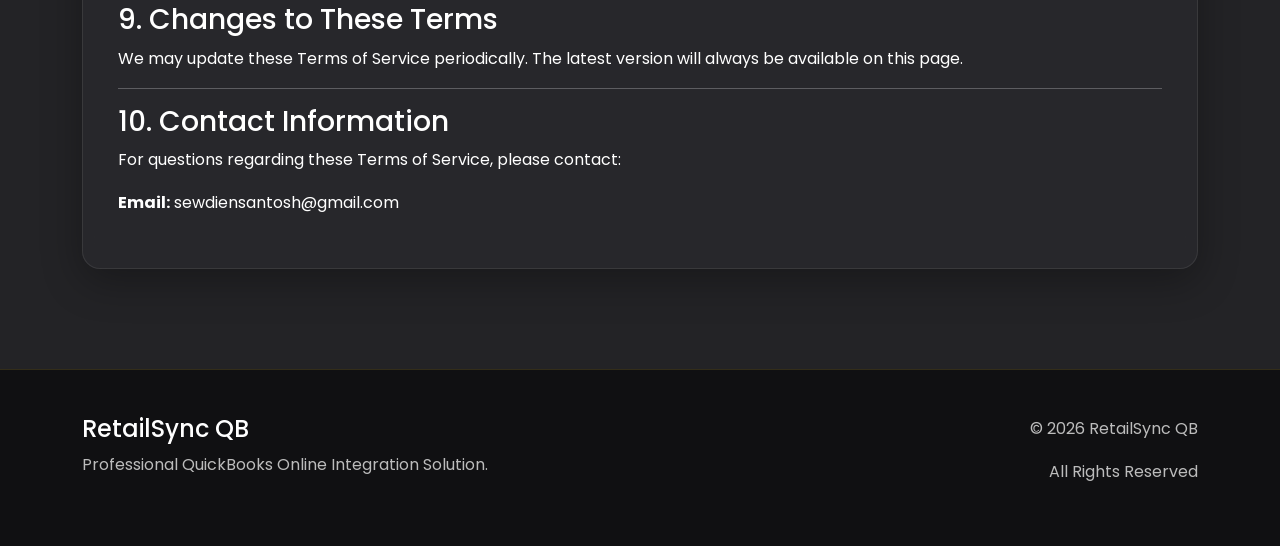
<file: terms.html>
<!DOCTYPE html>
<html lang="en">

<head>

<meta charset="UTF-8">
<meta name="viewport" content="width=device-width, initial-scale=1.0">

<title>Terms of Service | RetailSync QB</title>

<meta name="description"
content="RetailSync QB Terms of Service">

<link href="https://cdn.jsdelivr.net/npm/bootstrap@5.3.7/dist/css/bootstrap.min.css" rel="stylesheet">

<link rel="stylesheet"
href="https://cdnjs.cloudflare.com/ajax/libs/font-awesome/6.7.2/css/all.min.css">

<link href="https://fonts.googleapis.com/css2?family=Poppins:wght@300;400;500;600;700&display=swap"
rel="stylesheet">

<link rel="stylesheet" href="assets/css/style.css">

</head>

<body>

<nav class="navbar navbar-expand-lg navbar-dark fixed-top custom-navbar">

<div class="container">

<a class="navbar-brand fw-bold" href="index.html">
<span class="logo-text">
RetailSync <span class="gold">QB</span>
</span>
</a>

<button class="navbar-toggler"
data-bs-toggle="collapse"
data-bs-target="#navbar">

<span class="navbar-toggler-icon"></span>

</button>

<div class="collapse navbar-collapse" id="navbar">

<ul class="navbar-nav ms-auto">

<li class="nav-item">
<a class="nav-link" href="index.html">Home</a>
</li>

<li class="nav-item">
<a class="nav-link" href="about.html">About Us</a>
</li>

<li class="nav-item">
<a class="nav-link" href="privacy.html">Privacy Policy</a>
</li>

<li class="nav-item">
<a class="nav-link active" href="terms.html">Terms</a>
</li>

<li class="nav-item">
<a class="nav-link" href="support.html">Support</a>
</li>

</ul>

</div>

</div>

</nav>


<section class="hero" style="min-height:40vh;">

<div class="container text-center">

<h1>Terms of Service</h1>

<p>

Please read these Terms of Service carefully before using RetailSync QB.

</p>

</div>

</section>


<section class="features">

<div class="container">

<div class="feature-card text-start">

<h3>1. Acceptance of Terms</h3>

<p>

By accessing or using RetailSync QB, you agree to be bound by these Terms of Service. If you do not agree with these terms, please discontinue use of the application.

</p>

<hr>

<h3>2. Service Description</h3>

<p>

RetailSync QB provides an integration service that synchronizes retail sales and related business data with QuickBooks Online using Intuit's official APIs.

</p>

<hr>

<h3>3. User Responsibilities</h3>

<ul>

<li>Provide accurate information.</li>

<li>Maintain the security of your QuickBooks account.</li>

<li>Use the application only for lawful purposes.</li>

<li>Comply with all applicable accounting and tax regulations.</li>

</ul>

<hr>

<h3>4. Availability</h3>

<p>

We strive to provide reliable service, but we cannot guarantee uninterrupted availability. Maintenance, software updates, or third-party outages may temporarily affect the service.

</p>

<hr>

<h3>5. Intellectual Property</h3>

<p>

RetailSync QB, its branding, software, and documentation are the intellectual property of RetailSync QB and may not be copied, modified, or redistributed without prior written permission.

</p>

<hr>

<h3>6. Limitation of Liability</h3>

<p>

RetailSync QB is provided "as is." We are not liable for indirect, incidental, or consequential damages arising from the use of the application, including data loss, business interruption, or accounting discrepancies.

</p>

<hr>

<h3>7. Third-Party Services</h3>

<p>

RetailSync QB integrates with QuickBooks Online through Intuit APIs. Your use of QuickBooks Online is subject to Intuit's own terms and policies.

</p>

<hr>

<h3>8. Termination</h3>

<p>

We reserve the right to suspend or terminate access to the application if these Terms are violated or if continued use presents a security or operational risk.

</p>

<hr>

<h3>9. Changes to These Terms</h3>

<p>

We may update these Terms of Service periodically. The latest version will always be available on this page.

</p>

<hr>

<h3>10. Contact Information</h3>

<p>

For questions regarding these Terms of Service, please contact:

</p>

<p>

<strong>Email:</strong> sewdiensantosh@gmail.com

</p>

</div>

</div>

</section>


<footer>

<div class="container">

<div class="row">

<div class="col-md-6">

<h4>RetailSync QB</h4>

<p>

Professional QuickBooks Online Integration Solution.

</p>

</div>

<div class="col-md-6 text-md-end">

<p>

© 2026 RetailSync QB

</p>

<p>

All Rights Reserved

</p>

</div>

</div>

</div>

</footer>

<script src="https://cdn.jsdelivr.net/npm/bootstrap@5.3.7/dist/js/bootstrap.bundle.min.js"></script>

<script src="assets/js/script.js"></script>

</body>

</html>
</file>
<file: assets/css/style.css>
/* ==========================================================
   RetailSync QB - Premium Theme
   ========================================================== */

:root{
  --bg:#18181b;
  --bg-soft:#232326;
  --card:rgba(42,42,46,.75);
  --gold:#d4af37;
  --gold-light:#f3d26a;
  --text:#ffffff;
  --muted:#c9c9c9;
  --border:rgba(255,255,255,.08);
}

*{margin:0;padding:0;box-sizing:border-box}
html{scroll-behavior:smooth}
body{
    font-family:'Poppins',sans-serif;
    background:var(--bg);
    color:var(--text);
    line-height:1.7;
}
a{text-decoration:none}

/* ---------- NAVBAR ---------- */

.custom-navbar{
    background:rgba(18,18,20,.88);
    backdrop-filter:blur(12px);
    border-bottom:1px solid rgba(212,175,55,.20);
    transition:.35s;
}

.logo-text{font-size:1.45rem;font-weight:700;color:#fff}
.gold{color:var(--gold)}

.navbar-nav .nav-link{
    color:#fff!important;
    margin-left:22px;
    position:relative;
    transition:.3s;
}

.navbar-nav .nav-link:hover,
.navbar-nav .nav-link.active{
    color:var(--gold)!important;
}

.navbar-nav .nav-link::after{
    content:"";
    position:absolute;
    left:0;
    bottom:-8px;
    width:0;
    height:2px;
    background:var(--gold);
    transition:.3s;
}

.navbar-nav .nav-link:hover::after,
.navbar-nav .nav-link.active::after{
    width:100%;
}

/* ---------- HERO ---------- */

.hero{
    position:relative;
    min-height:100vh;
    display:flex;
    align-items:center;
    overflow:hidden;
    background:
        radial-gradient(circle at top right, rgba(212,175,55,.15), transparent 30%),
        radial-gradient(circle at bottom left, rgba(255,255,255,.05), transparent 25%),
        linear-gradient(135deg,#1a1a1d,#222228 55%,#161618);
}

.hero::before{
    content:"";
    position:absolute;
    inset:0;
    background-image:
      linear-gradient(rgba(255,255,255,.035) 1px,transparent 1px),
      linear-gradient(90deg,rgba(255,255,255,.035) 1px,transparent 1px);
    background-size:80px 80px;
    mask-image:linear-gradient(to bottom,black,transparent);
}

.hero::after{
    content:"";
    position:absolute;
    width:650px;
    height:650px;
    right:-180px;
    top:-220px;
    border-radius:50%;
    background:radial-gradient(circle,var(--gold),transparent 70%);
    opacity:.08;
    filter:blur(30px);
}

.hero .container{position:relative;z-index:2}

.hero h1{
    font-size:4rem;
    font-weight:700;
    margin-bottom:20px;
}

.hero p{
    font-size:1.25rem;
    color:var(--muted);
    max-width:620px;
}

.hero-buttons{margin-top:40px}

.hero-buttons .btn{
    padding:14px 34px;
    border-radius:50px;
    font-weight:600;
    margin-right:15px;
}

.btn-warning{
    background:var(--gold);
    border-color:var(--gold);
}

.btn-warning:hover{
    background:var(--gold-light);
    border-color:var(--gold-light);
}

/* ---------- SECTIONS ---------- */

section{
    padding:100px 0;
}

.features{
    background:var(--bg-soft);
}

.feature-card{
    background:var(--card);
    backdrop-filter:blur(16px);
    border:1px solid var(--border);
    border-radius:18px;
    padding:35px;
    transition:.35s;
    box-shadow:0 12px 40px rgba(0,0,0,.30);
    height:100%;
}

.feature-card:hover{
    transform:translateY(-8px);
    border-color:rgba(212,175,55,.45);
}

.feature-card i{
    color:var(--gold);
    font-size:3rem;
    margin-bottom:20px;
}

.workflow-box{
    display:flex;
    justify-content:center;
    align-items:center;
    flex-wrap:wrap;
    gap:25px;
    margin-top:50px;
}

.step{
    width:190px;
    padding:30px;
    text-align:center;
    background:var(--card);
    border-radius:18px;
    border:1px solid var(--border);
}

.step i{
    font-size:2.4rem;
    color:var(--gold);
    margin-bottom:15px;
}

.arrow{
    color:var(--gold);
    font-size:1.8rem;
}

.cta{
    background:linear-gradient(135deg,#262626,#1b1b1d);
    text-align:center;
}

footer{
    padding:45px 0;
    background:#101012;
    border-top:1px solid rgba(212,175,55,.18);
}

footer p{
    color:#bcbcbc;
}

/* ---------- FORM ---------- */

.form-control{
    background:#26262a;
    color:#fff;
    border:1px solid #3a3a3d;
}

.form-control:focus{
    background:#26262a;
    color:#fff;
    border-color:var(--gold);
    box-shadow:none;
}

/* ---------- ANIMATION ---------- */

.hidden{
    opacity:0;
    transform:translateY(30px);
    transition:.8s;
}

.show{
    opacity:1;
    transform:translateY(0);
}

/* ---------- MOBILE ---------- */

@media(max-width:992px){

.hero{
    text-align:center;
    min-height:80vh;
}

.hero h1{
    font-size:3rem;
}

.workflow-box{
    flex-direction:column;
}

.arrow{
    transform:rotate(90deg);
}

.navbar-nav{
    text-align:center;
    margin-top:15px;
}

.navbar-nav .nav-link{
    margin:10px 0;
}

}

@media(max-width:576px){

.hero h1{
    font-size:2.2rem;
}

.hero p{
    font-size:1.05rem;
}

.hero-buttons .btn{
    display:block;
    width:100%;
    margin:10px 0;
}

.feature-card{
    padding:25px;
}

}
</file>
